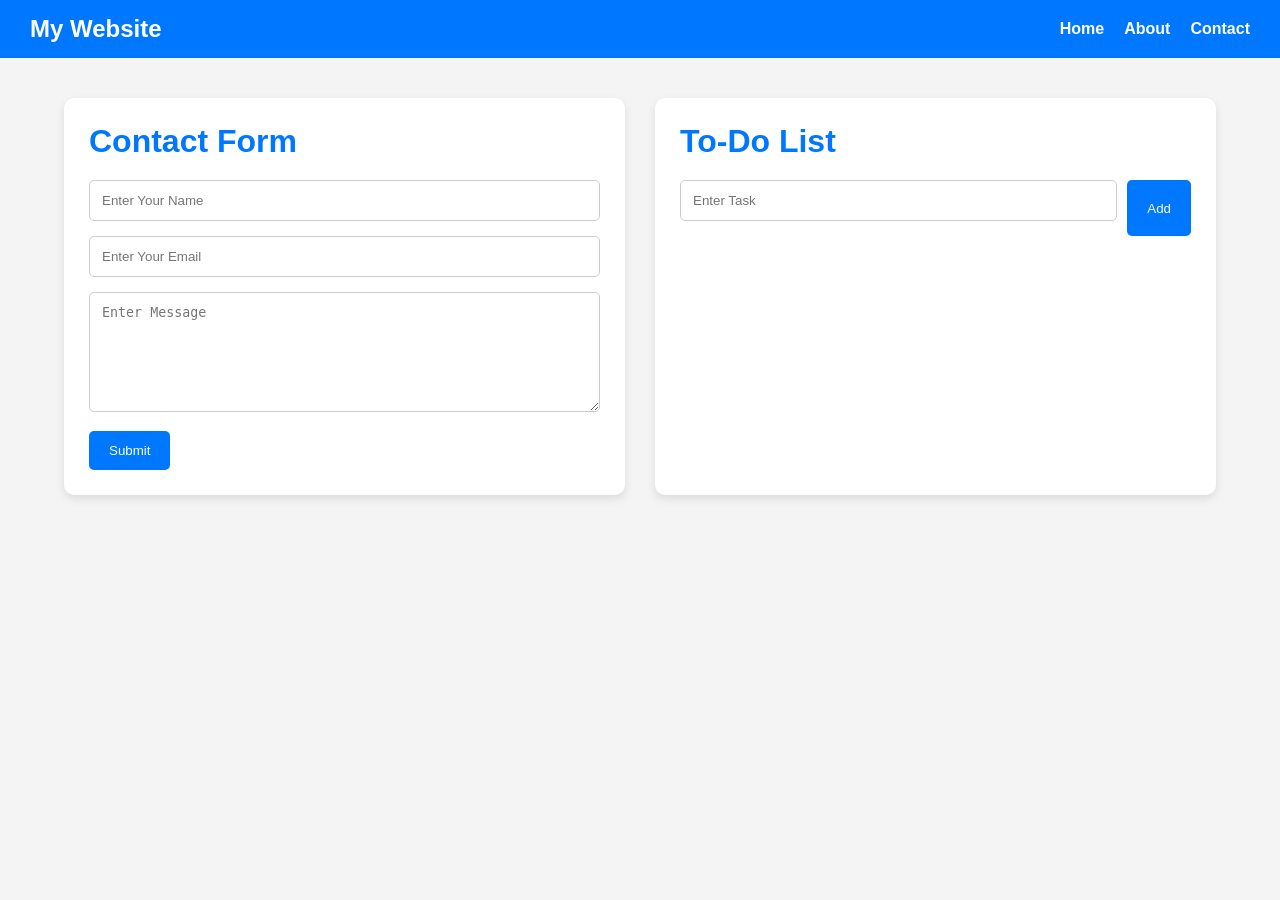
<file: Task 2/index.html>
<!DOCTYPE html>
<html lang="en">
<head>
    <meta charset="UTF-8">
    <meta name="viewport" content="width=device-width, initial-scale=1.0">
    <title>Task 2 Project</title>

    <link rel="stylesheet" href="style.css">
</head>
<body>

    <!-- Navbar -->
    <nav class="navbar">
        <h2>My Website</h2>

        <ul class="nav-links">
            <li><a href="#">Home</a></li>
            <li><a href="#">About</a></li>
            <li><a href="#">Contact</a></li>
        </ul>
    </nav>

    <!-- Main Container -->
    <div class="container">

        <!-- Contact Form -->
        <div class="form-section">
            <h1>Contact Form</h1>

            <form id="contactForm">

                <input type="text" id="name" placeholder="Enter Your Name">

                <input type="email" id="email" placeholder="Enter Your Email">

                <textarea id="message" placeholder="Enter Message"></textarea>

                <button type="submit">Submit</button>

            </form>

            <p id="formMessage"></p>
        </div>

        <!-- To Do List -->
        <div class="todo-section">

            <h1>To-Do List</h1>

            <div class="todo-input">

                <input type="text" id="taskInput" placeholder="Enter Task">

                <button onclick="addTask()">Add</button>

            </div>

            <ul id="taskList"></ul>

        </div>

    </div>

    <script src="script.js"></script>

</body>
</html>
</file>
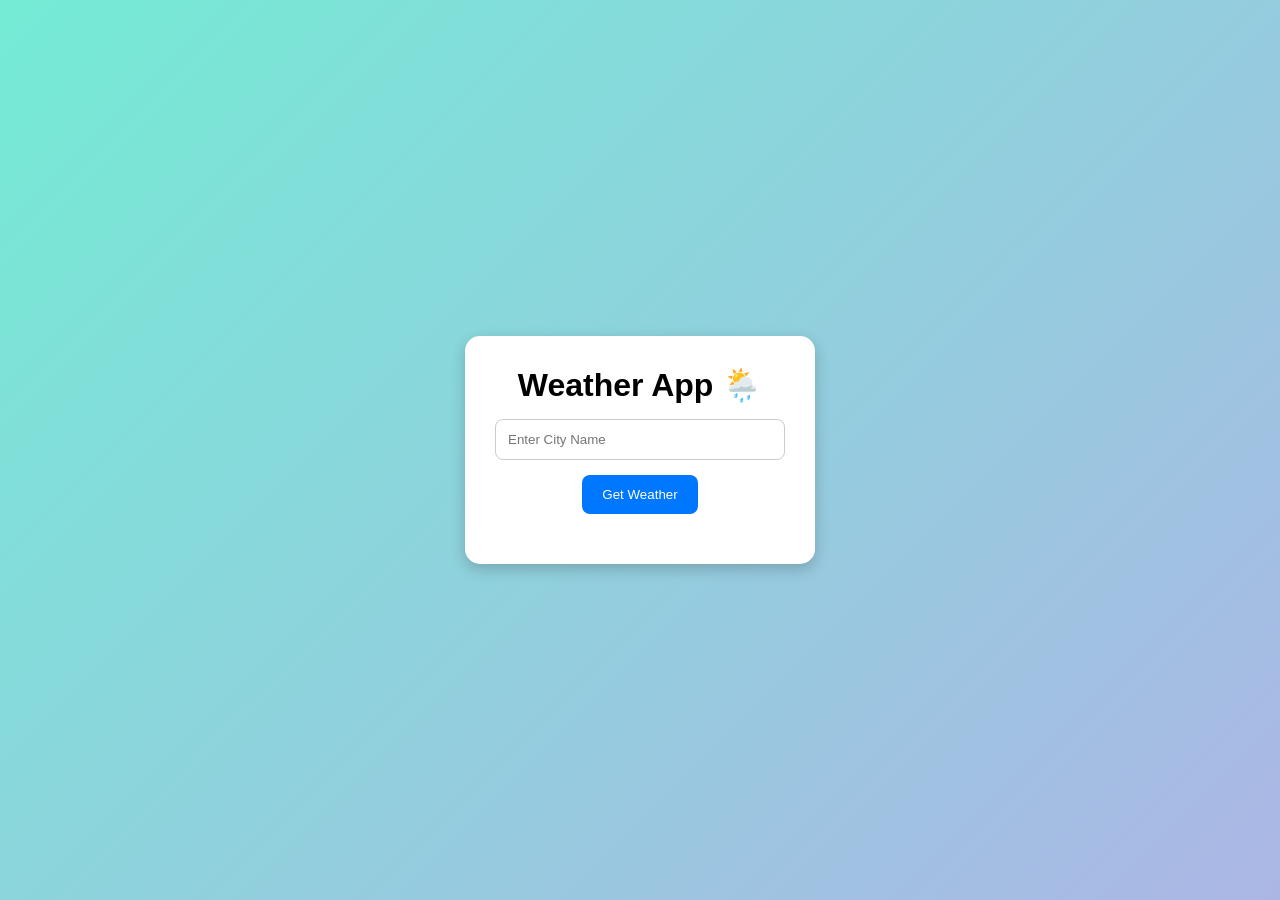
<file: Task3/index.html>
<!DOCTYPE html>
<html lang="en">
<head>
    <meta charset="UTF-8">
    <meta name="viewport" content="width=device-width, initial-scale=1.0">
    <title>Weather App</title>
    <link rel="stylesheet" href="style.css">
</head>
<body>

    <div class="weather-container">
        <h1>Weather App 🌦️</h1> 

        <input type="text" id="city" placeholder="Enter City Name">

        <button onclick="getWeather()">Get Weather</button>

        <div id="weatherResult"></div>
    </div>

    <script src="script.js"></script>

</body>
</html>
</file>
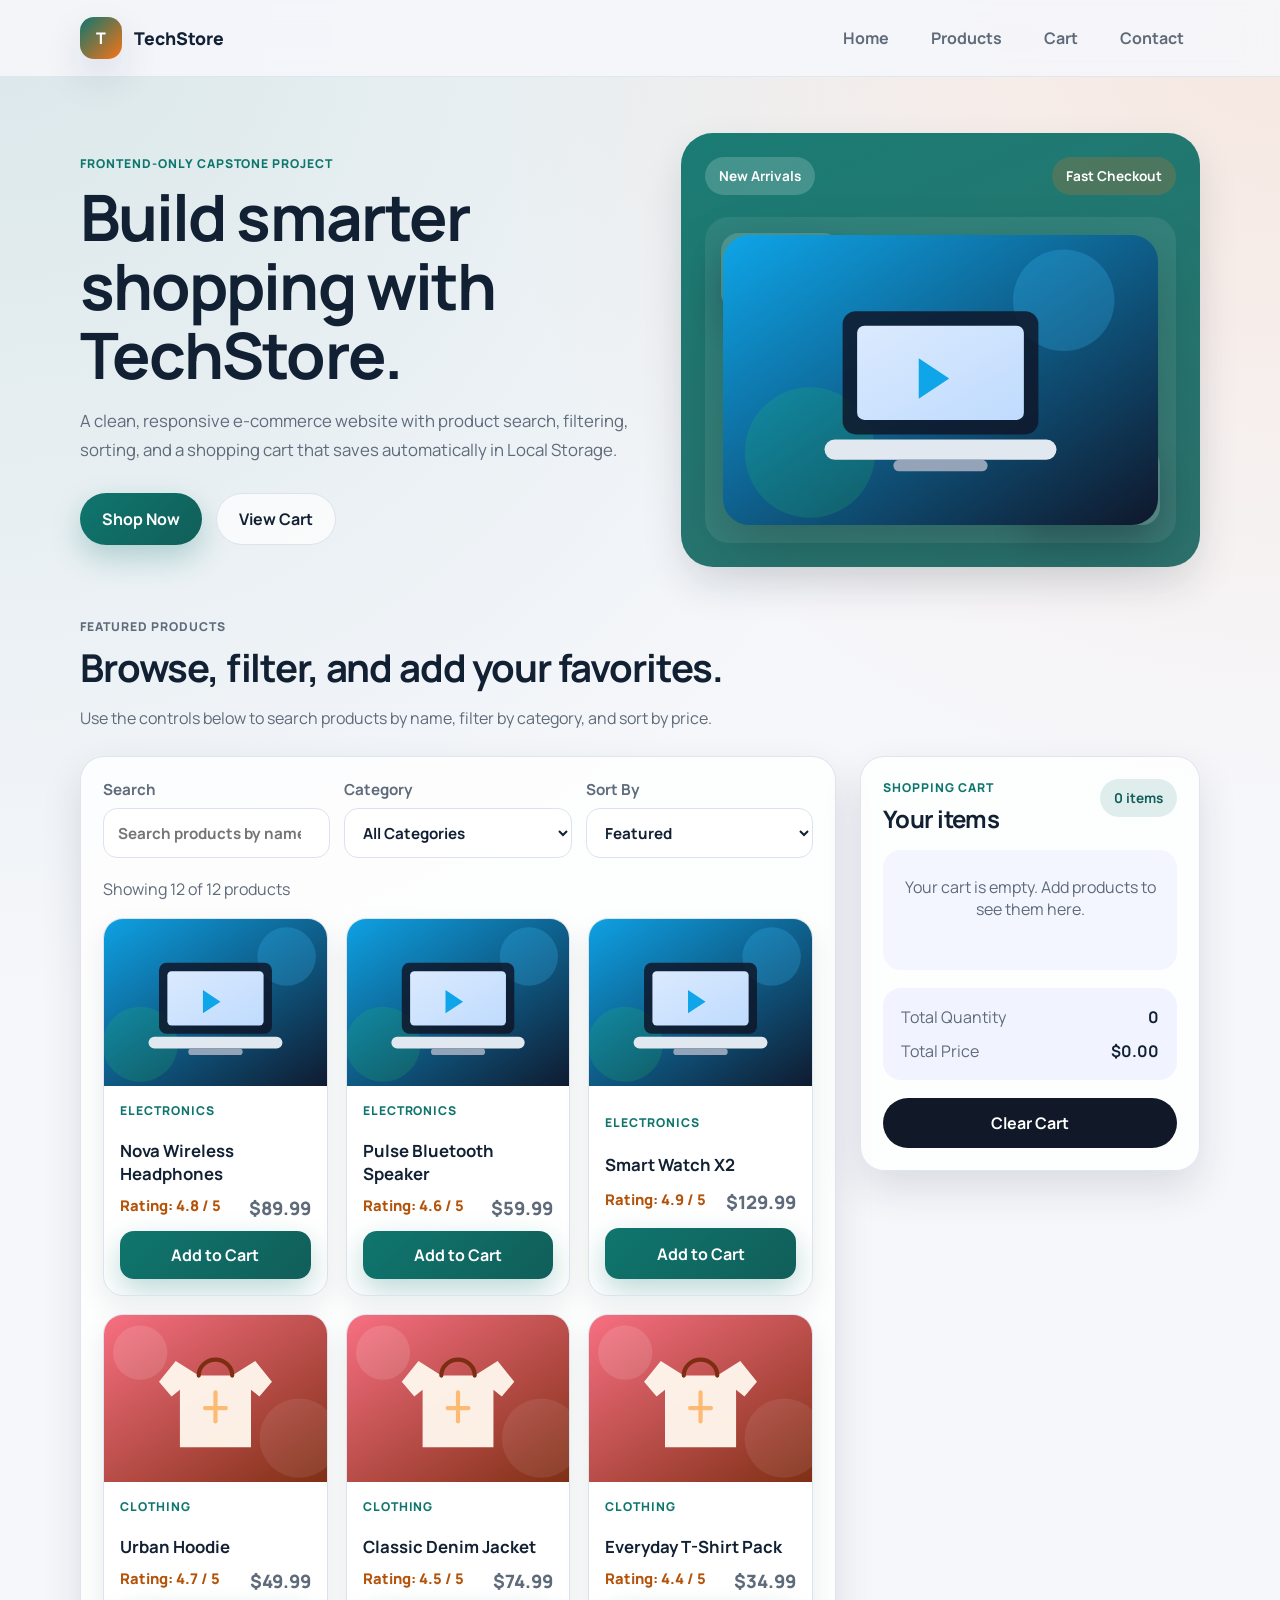
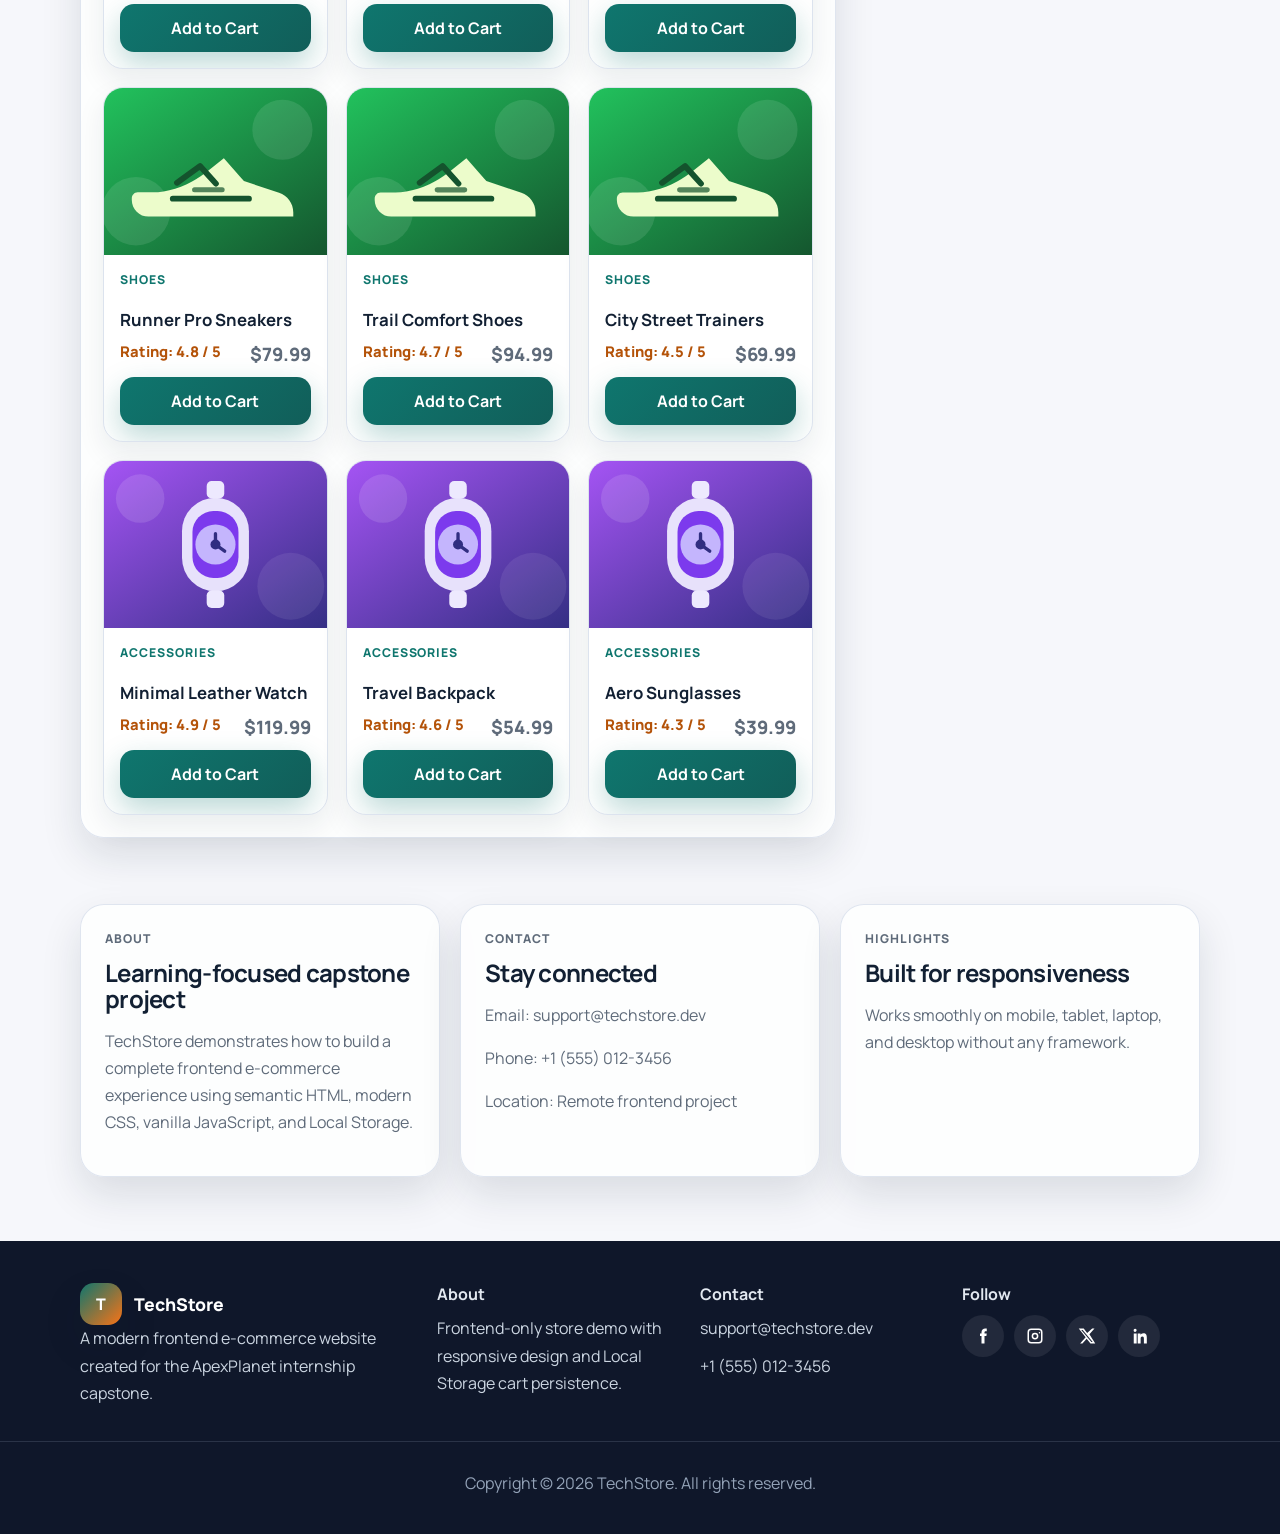
<file: Task5/index.html>
<!DOCTYPE html>
<html lang="en">
<head>
	<meta charset="UTF-8">
	<meta name="viewport" content="width=device-width, initial-scale=1.0">
	<title>TechStore - E-Commerce Website</title>
	<meta name="description" content="TechStore is a frontend-only e-commerce website built with HTML, CSS, JavaScript, and Local Storage.">
	<link rel="preconnect" href="https://fonts.googleapis.com">
	<link rel="preconnect" href="https://fonts.gstatic.com" crossorigin>
	<link href="https://fonts.googleapis.com/css2?family=Manrope:wght@400;500;600;700;800&display=swap" rel="stylesheet">
	<link rel="stylesheet" href="style.css">
	<script src="script.js" defer></script>
</head>
<body>
	<header class="site-header">
		<div class="container nav-bar">
			<a class="logo" href="#home" aria-label="TechStore home">
				<span class="logo-mark">T</span>
				<span class="logo-text">TechStore</span>
			</a>

			<button class="menu-toggle" id="menuToggle" aria-label="Open menu" aria-controls="siteNav" aria-expanded="false">
				<span></span>
				<span></span>
				<span></span>
			</button>

			<nav class="site-nav" id="siteNav">
				<ul>
					<li><a href="#home">Home</a></li>
					<li><a href="#products">Products</a></li>
					<li><a href="#cart">Cart</a></li>
					<li><a href="#contact">Contact</a></li>
				</ul>
			</nav>
		</div>
	</header>

	<main>
		<section class="hero" id="home">
			<div class="container hero-grid">
				<div class="hero-content">
					<p class="eyebrow">Frontend-only capstone project</p>
					<h1>Build smarter shopping with TechStore.</h1>
					<p class="hero-copy">
						A clean, responsive e-commerce website with product search, filtering, sorting,
						and a shopping cart that saves automatically in Local Storage.
					</p>
					<div class="hero-actions">
						<a class="btn btn-primary" href="#products">Shop Now</a>
						<a class="btn btn-secondary" href="#cart">View Cart</a>
					</div>
				</div>

				<div class="hero-card" aria-hidden="true">
					<div class="hero-card-top">
						<span class="hero-badge">New Arrivals</span>
						<span class="hero-chip">Fast Checkout</span>
					</div>
					<div class="hero-product-visual">
						<div class="floating-card floating-card-one">
							<strong>12+</strong>
							<span>Products</span>
						</div>
						<div class="floating-card floating-card-two">
							<strong>4.8/5</strong>
							<span>Average rating</span>
						</div>
						<img src="images/electronics.svg" alt="Electronics showcase" loading="eager" decoding="async">
					</div>
				</div>
			</div>
		</section>

		<section class="catalog-section" id="products">
			<div class="container">
				<div class="section-heading">
					<p class="eyebrow">Featured Products</p>
					<h2>Browse, filter, and add your favorites.</h2>
					<p>
						Use the controls below to search products by name, filter by category,
						and sort by price.
					</p>
				</div>

				<div class="catalog-layout">
					<div class="catalog-panel">
						<div class="controls" aria-label="Product filters">
							<label class="control-group">
								<span>Search</span>
								<input type="search" id="searchInput" placeholder="Search products by name">
							</label>

							<label class="control-group">
								<span>Category</span>
								<select id="categoryFilter">
									<option value="all">All Categories</option>
									<option value="Electronics">Electronics</option>
									<option value="Clothing">Clothing</option>
									<option value="Shoes">Shoes</option>
									<option value="Accessories">Accessories</option>
								</select>
							</label>

							<label class="control-group">
								<span>Sort By</span>
								<select id="sortBy">
									<option value="default">Featured</option>
									<option value="price-asc">Price Low to High</option>
									<option value="price-desc">Price High to Low</option>
								</select>
							</label>
						</div>

						<div class="results-meta">
							<p id="resultsCount">Showing products</p>
						</div>

						<div class="product-grid" id="productGrid" aria-live="polite"></div>
					</div>

					<aside class="cart-panel" id="cart">
						<div class="cart-header">
							<div>
								<p class="eyebrow">Shopping Cart</p>
								<h2>Your items</h2>
							</div>
							<span class="cart-badge" id="cartBadge">0 items</span>
						</div>

						<div class="cart-items" id="cartItems"></div>

						<div class="cart-summary">
							<div>
								<span>Total Quantity</span>
								<strong id="totalQuantity">0</strong>
							</div>
							<div>
								<span>Total Price</span>
								<strong id="totalPrice">$0.00</strong>
							</div>
						</div>

						<button class="btn btn-tertiary" id="clearCart" type="button">Clear Cart</button>
					</aside>
				</div>
			</div>
		</section>

		<section class="info-section" id="contact">
			<div class="container info-grid">
				<article class="info-card">
					<p class="eyebrow">About</p>
					<h2>Learning-focused capstone project</h2>
					<p>
						TechStore demonstrates how to build a complete frontend e-commerce experience using
						semantic HTML, modern CSS, vanilla JavaScript, and Local Storage.
					</p>
				</article>

				<article class="info-card">
					<p class="eyebrow">Contact</p>
					<h2>Stay connected</h2>
					<p>Email: support@techstore.dev</p>
					<p>Phone: +1 (555) 012-3456</p>
					<p>Location: Remote frontend project</p>
				</article>

				<article class="info-card">
					<p class="eyebrow">Highlights</p>
					<h2>Built for responsiveness</h2>
					<p>Works smoothly on mobile, tablet, laptop, and desktop without any framework.</p>
				</article>
			</div>
		</section>
	</main>

	<footer class="site-footer">
		<div class="container footer-grid">
			<div>
				<a class="logo footer-logo" href="#home">
					<span class="logo-mark">T</span>
					<span class="logo-text">TechStore</span>
				</a>
				<p>
					A modern frontend e-commerce website created for the ApexPlanet internship capstone.
				</p>
			</div>

			<div>
				<h3>About</h3>
				<p>Frontend-only store demo with responsive design and Local Storage cart persistence.</p>
			</div>

			<div>
				<h3>Contact</h3>
				<p>support@techstore.dev</p>
				<p>+1 (555) 012-3456</p>
			</div>

			<div>
				<h3>Follow</h3>
				<div class="social-links" aria-label="Social media links">
					<a href="#" aria-label="Facebook" title="Facebook">
						<svg viewBox="0 0 24 24" aria-hidden="true"><path d="M14 8.5V7c0-.83.67-1.5 1.5-1.5H17V2h-2c-2.76 0-5 2.24-5 5v1.5H8V12h2V22h4V12h2.5l.5-3.5H14z"/></svg>
					</a>
					<a href="#" aria-label="Instagram" title="Instagram">
						<svg viewBox="0 0 24 24" aria-hidden="true"><path d="M7 2h10a5 5 0 0 1 5 5v10a5 5 0 0 1-5 5H7a5 5 0 0 1-5-5V7a5 5 0 0 1 5-5zm0 2a3 3 0 0 0-3 3v10a3 3 0 0 0 3 3h10a3 3 0 0 0 3-3V7a3 3 0 0 0-3-3H7zm5 3.5A4.5 4.5 0 1 1 7.5 12 4.5 4.5 0 0 1 12 7.5zm0 2A2.5 2.5 0 1 0 14.5 12 2.5 2.5 0 0 0 12 9.5zM18 6.5a1 1 0 1 1-1 1 1 1 0 0 1 1-1z"/></svg>
					</a>
					<a href="#" aria-label="X" title="X">
						<svg viewBox="0 0 24 24" aria-hidden="true"><path d="M18.9 2H22l-6.8 7.8L23 22h-6.4l-5-6.5L5.9 22H2.8l7.4-8.5L1 2h6.6l4.6 5.9L18.9 2zm-1.1 18h1.8L6.2 4H4.3l13.5 16z"/></svg>
					</a>
					<a href="#" aria-label="LinkedIn" title="LinkedIn">
						<svg viewBox="0 0 24 24" aria-hidden="true"><path d="M6.94 6.5A2.04 2.04 0 1 1 7 2.43a2.04 2.04 0 0 1-.06 4.07zM5 8.5h3.9V22H5V8.5zM10.3 8.5H14v1.85h.05c.52-.98 1.8-2.02 3.7-2.02 3.95 0 4.68 2.6 4.68 5.98V22h-3.9v-6.04c0-1.44-.03-3.3-2.02-3.3-2.03 0-2.34 1.58-2.34 3.2V22h-3.9V8.5z"/></svg>
					</a>
				</div>
			</div>
		</div>

		<div class="footer-bottom">
			<p>Copyright © 2026 TechStore. All rights reserved.</p>
		</div>
	</footer>
</body>
</html>
</file>
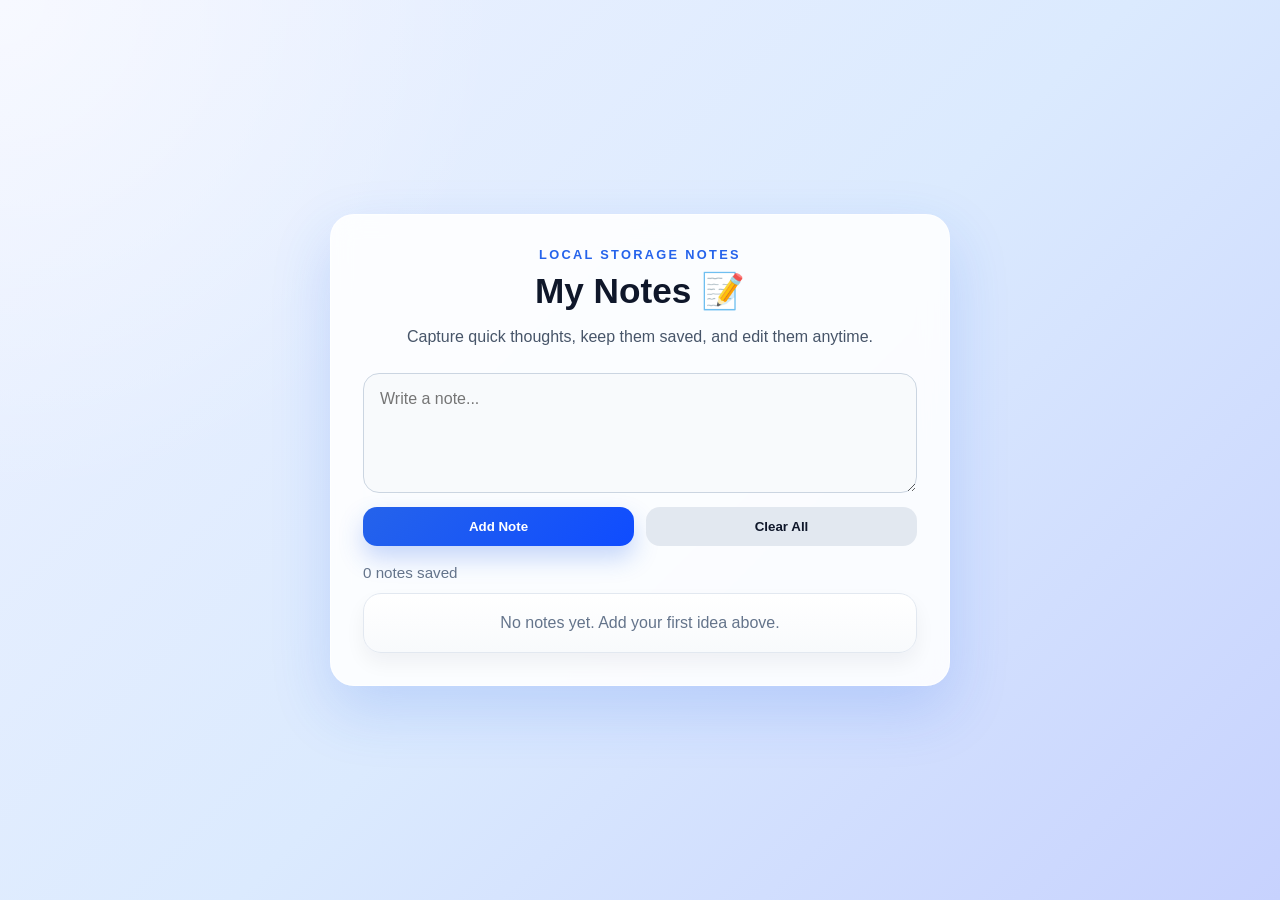
<file: Task4/Project2- Notes App/index.html>
<!DOCTYPE html>
<html>
<head>
    <meta charset="UTF-8">
    <meta name="viewport" content="width=device-width, initial-scale=1.0">
    <title>Notes App</title>
    <link rel="stylesheet" href="style.css">
</head>
<body>

    <main class="container">
        <section class="hero">
            <p class="eyebrow">Local Storage Notes</p>
            <h1>My Notes 📝</h1>
            <p class="subtitle">Capture quick thoughts, keep them saved, and edit them anytime.</p>
        </section>

        <section class="composer">
            <textarea
                id="noteInput"
                placeholder="Write a note..."
                rows="4"
            ></textarea>

            <div class="actions">
                <button onclick="addNote()" class="primary-btn">
                    Add Note
                </button>
                <button onclick="clearAllNotes()" class="secondary-btn">
                    Clear All
                </button>
            </div>
        </section>

        <div class="meta">
            <span id="notesCount">0 notes saved</span>
        </div>

        <ul id="notesList" class="notes-list"></ul>

    </main>

    <script src="script.js"></script>

</body>
</html>
</file>
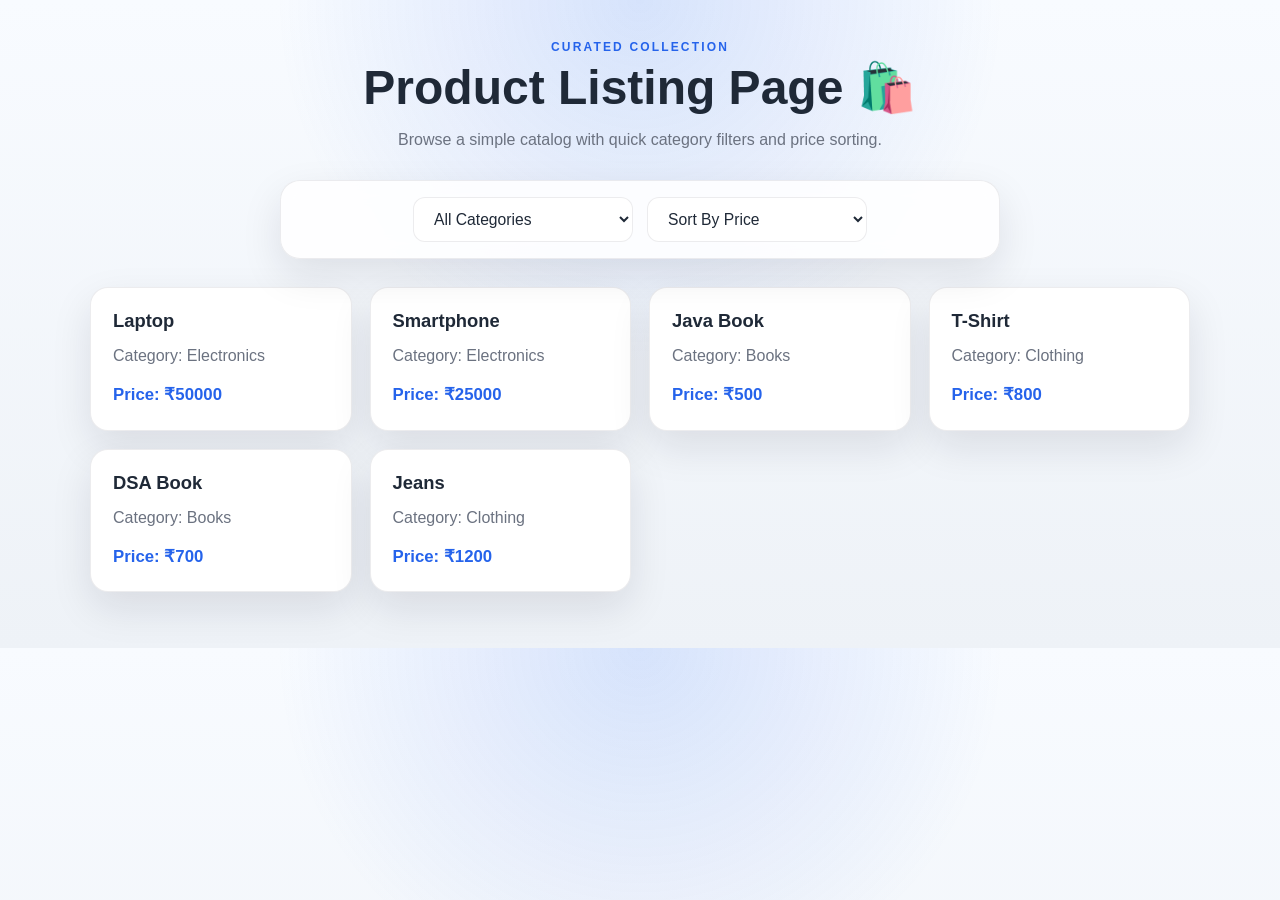
<file: Task4/Project3- Product Listing Page/index.html>
<!DOCTYPE html>
<html>
<head>
    <title>Product Listing</title>
    <link rel="stylesheet" href="style.css">
</head>
<body>

    <main class="page-shell">
        <header class="hero">
            <p class="eyebrow">Curated collection</p>
            <h1>Product Listing Page 🛍️</h1>
            <p class="subtitle">Browse a simple catalog with quick category filters and price sorting.</p>
        </header>

        <section class="controls" aria-label="Product filters">

            <select id="categoryFilter" onchange="filterProducts()" aria-label="Filter products by category">
                <option value="all">All Categories</option>
                <option value="Electronics">Electronics</option>
                <option value="Books">Books</option>
                <option value="Clothing">Clothing</option>
            </select>

            <select id="sortPrice" onchange="sortProducts()" aria-label="Sort products by price">
                <option value="default">Sort By Price</option>
                <option value="low">Low to High</option>
                <option value="high">High to Low</option>
            </select>

        </section>

        <div id="productContainer" class="product-grid"></div>
    </main>

    <script src="script.js"></script>

</body>
</html>
</file>
<file: Task 2/style.css>
* {
    margin: 0;
    padding: 0;
    box-sizing: border-box;
}

body {
    font-family: Arial, sans-serif;
    background: #f4f4f4;
}

/* Navbar */

.navbar {
    background: #0077ff;
    color: white;
    padding: 15px 30px;

    display: flex;
    justify-content: space-between;
    align-items: center;
}

.nav-links {
    display: flex;
    list-style: none;
}

.nav-links li {
    margin-left: 20px;
}

.nav-links a {
    color: white;
    text-decoration: none;
    font-weight: bold;
}

/* Main Layout */

.container {
    display: grid;
    grid-template-columns: 1fr 1fr;
    gap: 30px;

    width: 90%;
    margin: 40px auto;
}

/* Form Section */

.form-section,
.todo-section {
    background: white;
    padding: 25px;
    border-radius: 10px;

    box-shadow: 0 4px 10px rgba(0,0,0,0.1);
}

h1 {
    margin-bottom: 20px;
    color: #0077ff;
}

input,
textarea {
    width: 100%;
    padding: 12px;
    margin-bottom: 15px;

    border: 1px solid #ccc;
    border-radius: 5px;
}

textarea {
    height: 120px;
}

button {
    background: #0077ff;
    color: white;

    border: none;
    padding: 12px 20px;

    cursor: pointer;
    border-radius: 5px;
}

button:hover {
    background: #0056cc;
}

/* To Do List */

.todo-input {
    display: flex;
    gap: 10px;
}

#taskList {
    margin-top: 20px;
    list-style: none;
}

#taskList li {
    background: #e9ecef;
    padding: 10px;
    margin-bottom: 10px;

    display: flex;
    justify-content: space-between;
    align-items: center;

    border-radius: 5px;
}

.delete-btn {
    background: red;
    padding: 6px 10px;
}

/* Responsive Design */

@media (max-width: 768px) {

    .container {
        grid-template-columns: 1fr;
    }

    .navbar {
        flex-direction: column;
        gap: 10px;
    }

    .nav-links {
        flex-direction: column;
        text-align: center;
    }

    .nav-links li {
        margin: 10px 0;
    }

    .todo-input {
        flex-direction: column;
    }
}
</file>
<file: Task3/style.css>
*{
    margin:0;
    padding:0;
    box-sizing:border-box;
}

body{
    font-family:Arial,sans-serif;
    background:linear-gradient(135deg,#74ebd5,#ACB6E5);
    height:100vh;
    display:flex;
    justify-content:center;
    align-items:center;
}

.weather-container{
    background:white;
    padding:30px;
    border-radius:15px;
    text-align:center;
    width:350px;
    box-shadow:0 5px 15px rgba(0,0,0,0.2);
}

input{
    width:100%;
    padding:12px;
    margin:15px 0;
    border:1px solid #ccc;
    border-radius:8px;
}

button{
    background:#0077ff;
    color:white;
    border:none;
    padding:12px 20px;
    border-radius:8px;
    cursor:pointer;
}

button:hover{
    background:#0056cc;
}

#weatherResult{
    margin-top:20px;
}

@media(max-width:768px){

    .weather-container{
        width:90%;
    }
}
</file>
<file: Task5/style.css>
/* =============================
	 Global styles and variables
============================= */
:root {
	--bg: #f6f7fb;
	--surface: #ffffff;
	--surface-2: #eef2ff;
	--text: #122033;
	--muted: #5f6b7a;
	--brand: #0f766e;
	--brand-dark: #115e59;
	--accent: #f97316;
	--border: #dce3ee;
	--shadow: 0 18px 40px rgba(18, 32, 51, 0.12);
	--radius-lg: 24px;
	--radius-md: 18px;
	--radius-sm: 12px;
}

* {
	box-sizing: border-box;
}

html {
	scroll-behavior: smooth;
}

body {
	margin: 0;
	font-family: "Manrope", system-ui, sans-serif;
	color: var(--text);
	background:
		radial-gradient(circle at top left, rgba(15, 118, 110, 0.12), transparent 30%),
		radial-gradient(circle at top right, rgba(249, 115, 22, 0.12), transparent 24%),
		var(--bg);
}

img {
	max-width: 100%;
	display: block;
}

a {
	color: inherit;
	text-decoration: none;
}

button,
input,
select {
	font: inherit;
}

.container {
	width: min(1120px, calc(100% - 32px));
	margin: 0 auto;
}

.eyebrow {
	margin: 0 0 10px;
	color: var(--brand);
	font-weight: 800;
	letter-spacing: 0.08em;
	text-transform: uppercase;
	font-size: 0.76rem;
}

.btn {
	display: inline-flex;
	align-items: center;
	justify-content: center;
	gap: 10px;
	border: 0;
	border-radius: 999px;
	padding: 14px 22px;
	cursor: pointer;
	transition: transform 0.2s ease, background-color 0.2s ease, color 0.2s ease, box-shadow 0.2s ease;
	font-weight: 700;
}

.btn:hover {
	transform: translateY(-2px);
}

.btn-primary {
	background: linear-gradient(135deg, var(--brand), var(--brand-dark));
	color: #fff;
	box-shadow: 0 12px 30px rgba(15, 118, 110, 0.28);
}

.btn-secondary {
	background: rgba(255, 255, 255, 0.7);
	color: var(--text);
	border: 1px solid var(--border);
}

.btn-tertiary {
	width: 100%;
	background: #111827;
	color: #fff;
}

/* =============================
	 Header and navigation
============================= */
.site-header {
	position: sticky;
	top: 0;
	z-index: 20;
	background: rgba(246, 247, 251, 0.9);
	backdrop-filter: blur(14px);
	border-bottom: 1px solid rgba(220, 227, 238, 0.85);
}

.nav-bar {
	min-height: 76px;
	display: flex;
	align-items: center;
	justify-content: space-between;
	gap: 18px;
}

.logo {
	display: inline-flex;
	align-items: center;
	gap: 12px;
	font-weight: 800;
}

.logo-mark {
	width: 42px;
	height: 42px;
	border-radius: 14px;
	display: inline-grid;
	place-items: center;
	background: linear-gradient(135deg, var(--brand), var(--accent));
	color: #fff;
	box-shadow: var(--shadow);
}

.logo-text {
	font-size: 1.1rem;
}

.site-nav ul {
	list-style: none;
	display: flex;
	align-items: center;
	gap: 10px;
	margin: 0;
	padding: 0;
}

.site-nav a {
	display: inline-flex;
	align-items: center;
	justify-content: center;
	min-height: 44px;
	padding: 0 16px;
	border-radius: 999px;
	color: var(--muted);
	font-weight: 700;
	transition: background-color 0.2s ease, color 0.2s ease;
}

.site-nav a:hover,
.site-nav a:focus-visible {
	background: rgba(15, 118, 110, 0.12);
	color: var(--brand-dark);
}

.menu-toggle {
	display: none;
	width: 48px;
	height: 48px;
	padding: 0;
	border: 1px solid var(--border);
	background: var(--surface);
	border-radius: 14px;
	cursor: pointer;
}

.menu-toggle span {
	display: block;
	width: 20px;
	height: 2px;
	margin: 4px auto;
	background: var(--text);
	border-radius: 999px;
}

/* =============================
	 Hero section
============================= */
.hero {
	padding: 56px 0 28px;
}

.hero-grid {
	display: grid;
	grid-template-columns: 1.05fr 0.95fr;
	gap: 28px;
	align-items: center;
}

.hero-content h1,
.section-heading h2,
.info-card h2,
.cart-header h2 {
	margin: 0;
	line-height: 1.08;
	letter-spacing: -0.03em;
}

.hero-content h1 {
	font-size: clamp(2.5rem, 5vw, 4.6rem);
	max-width: 11ch;
}

.hero-copy {
	max-width: 60ch;
	color: var(--muted);
	font-size: 1.05rem;
	line-height: 1.75;
}

.hero-actions {
	display: flex;
	flex-wrap: wrap;
	gap: 14px;
	margin-top: 28px;
}

.hero-card {
	padding: 24px;
	border-radius: 32px;
	background: linear-gradient(160deg, rgba(15, 118, 110, 0.95), rgba(17, 94, 89, 0.88));
	color: #fff;
	box-shadow: var(--shadow);
}

.hero-card-top {
	display: flex;
	justify-content: space-between;
	gap: 10px;
	margin-bottom: 22px;
}

.hero-badge,
.hero-chip,
.cart-badge {
	display: inline-flex;
	align-items: center;
	justify-content: center;
	border-radius: 999px;
	padding: 10px 14px;
	font-size: 0.85rem;
	font-weight: 700;
}

.hero-badge {
	background: rgba(255, 255, 255, 0.18);
}

.hero-chip {
	background: rgba(249, 115, 22, 0.2);
}

.hero-product-visual {
	position: relative;
	padding: 18px;
	border-radius: 24px;
	background: rgba(255, 255, 255, 0.08);
}

.hero-product-visual img {
	width: 100%;
	height: auto;
	filter: drop-shadow(0 20px 28px rgba(0, 0, 0, 0.2));
}

.floating-card {
	position: absolute;
	display: grid;
	gap: 2px;
	min-width: 120px;
	padding: 14px 16px;
	border-radius: 18px;
	background: rgba(255, 255, 255, 0.16);
	backdrop-filter: blur(12px);
	box-shadow: 0 16px 32px rgba(15, 23, 42, 0.18);
}

.floating-card strong {
	font-size: 1.2rem;
}

.floating-card-one {
	top: 16px;
	left: 16px;
}

.floating-card-two {
	right: 16px;
	bottom: 18px;
}

/* =============================
	 Catalog section
============================= */
.catalog-section {
	padding: 22px 0 56px;
}

.section-heading {
	margin-bottom: 24px;
}

.section-heading h2 {
	font-size: clamp(1.8rem, 3vw, 2.6rem);
}

.section-heading p {
	max-width: 65ch;
	color: var(--muted);
	line-height: 1.7;
}

.catalog-layout {
	display: grid;
	grid-template-columns: minmax(0, 1fr) 340px;
	gap: 24px;
	align-items: start;
}

.catalog-panel,
.cart-panel,
.info-card {
	background: rgba(255, 255, 255, 0.8);
	border: 1px solid rgba(220, 227, 238, 0.9);
	border-radius: var(--radius-lg);
	box-shadow: var(--shadow);
}

.catalog-panel {
	padding: 22px;
}

.controls {
	display: grid;
	grid-template-columns: repeat(3, minmax(0, 1fr));
	gap: 14px;
}

.control-group {
	display: grid;
	gap: 8px;
	color: var(--muted);
	font-size: 0.95rem;
	font-weight: 700;
}

.control-group input,
.control-group select {
	width: 100%;
	min-height: 50px;
	border: 1px solid var(--border);
	border-radius: 14px;
	padding: 0 14px;
	background: #fff;
	color: var(--text);
	outline: none;
}

.control-group input:focus,
.control-group select:focus {
	border-color: rgba(15, 118, 110, 0.45);
	box-shadow: 0 0 0 4px rgba(15, 118, 110, 0.1);
}

.results-meta {
	display: flex;
	justify-content: space-between;
	align-items: center;
	gap: 10px;
	margin: 20px 0 18px;
	color: var(--muted);
}

.results-meta p {
	margin: 0;
}

.product-grid {
	display: grid;
	grid-template-columns: repeat(3, minmax(0, 1fr));
	gap: 18px;
}

.product-card {
	overflow: hidden;
	border-radius: 20px;
	border: 1px solid var(--border);
	background: var(--surface);
	box-shadow: 0 12px 28px rgba(18, 32, 51, 0.08);
	display: grid;
}

.product-media {
	position: relative;
	aspect-ratio: 4 / 3;
	overflow: hidden;
}

.product-media img {
	width: 100%;
	height: 100%;
	object-fit: cover;
}

.product-body {
	display: grid;
	gap: 10px;
	padding: 16px;
}

.product-name {
	margin: 0;
	font-size: 1.05rem;
}

.product-meta {
	display: flex;
	justify-content: space-between;
	gap: 10px;
	color: var(--muted);
	font-size: 0.92rem;
}

.product-rating {
	color: #b45309;
	font-weight: 800;
}

.product-price {
	font-size: 1.15rem;
	font-weight: 800;
}

.product-body .btn-primary {
	width: 100%;
	border-radius: 14px;
	padding: 13px 18px;
}

.empty-state {
	grid-column: 1 / -1;
	padding: 42px 20px;
	text-align: center;
	color: var(--muted);
	background: rgba(255, 255, 255, 0.65);
	border: 1px dashed var(--border);
	border-radius: 20px;
}

/* =============================
	 Cart section
============================= */
.cart-panel {
	position: sticky;
	top: 92px;
	padding: 22px;
}

.cart-header {
	display: flex;
	justify-content: space-between;
	align-items: start;
	gap: 14px;
	margin-bottom: 18px;
}

.cart-badge {
	background: rgba(15, 118, 110, 0.12);
	color: var(--brand-dark);
}

.cart-items {
	display: grid;
	gap: 14px;
	min-height: 120px;
}

.cart-empty {
	margin: 0;
	padding: 26px 18px;
	border-radius: 18px;
	background: rgba(238, 242, 255, 0.65);
	color: var(--muted);
	text-align: center;
}

.cart-item {
	display: grid;
	grid-template-columns: 74px 1fr;
	gap: 12px;
	padding: 12px;
	border: 1px solid var(--border);
	border-radius: 18px;
	background: #fff;
}

.cart-item img {
	width: 74px;
	height: 74px;
	border-radius: 14px;
	object-fit: cover;
}

.cart-item h3 {
	margin: 0 0 4px;
	font-size: 0.98rem;
}

.cart-item p {
	margin: 0;
	color: var(--muted);
	font-size: 0.9rem;
}

.cart-item-row {
	display: flex;
	align-items: center;
	justify-content: space-between;
	gap: 10px;
	margin-top: 10px;
}

.quantity-controls {
	display: inline-flex;
	align-items: center;
	gap: 6px;
	border-radius: 999px;
	padding: 4px;
	background: var(--surface-2);
}

.quantity-controls button,
.remove-button {
	border: 0;
	cursor: pointer;
}

.quantity-controls button {
	width: 30px;
	height: 30px;
	border-radius: 50%;
	background: #fff;
	color: var(--text);
	font-weight: 800;
}

.quantity-controls span {
	min-width: 22px;
	text-align: center;
	font-weight: 800;
}

.remove-button {
	color: #b91c1c;
	background: transparent;
	font-weight: 700;
}

.cart-summary {
	display: grid;
	gap: 12px;
	margin: 18px 0;
	padding: 18px;
	border-radius: 18px;
	background: rgba(238, 242, 255, 0.8);
}

.cart-summary div {
	display: flex;
	justify-content: space-between;
	gap: 10px;
}

.cart-summary span {
	color: var(--muted);
}

/* =============================
	 Info and footer
============================= */
.info-section {
	padding: 10px 0 64px;
}

.info-grid {
	display: grid;
	grid-template-columns: repeat(3, minmax(0, 1fr));
	gap: 20px;
}

.info-card {
	padding: 24px;
}

.info-card p {
	color: var(--muted);
	line-height: 1.7;
}

.site-footer {
	background: #0f172a;
	color: #e2e8f0;
}

.footer-grid {
	padding: 42px 0 24px;
	display: grid;
	grid-template-columns: 1.4fr 1fr 1fr 1fr;
	gap: 24px;
}

.footer-grid h3 {
	margin: 0 0 10px;
	font-size: 1rem;
}

.footer-grid p {
	margin: 0 0 10px;
	color: #cbd5e1;
	line-height: 1.7;
}

.footer-logo .logo-text {
	color: #fff;
}

.social-links {
	display: flex;
	gap: 10px;
	flex-wrap: wrap;
}

.social-links a {
	width: 42px;
	height: 42px;
	display: inline-grid;
	place-items: center;
	border-radius: 50%;
	background: rgba(255, 255, 255, 0.08);
	color: #fff;
	transition: transform 0.2s ease, background-color 0.2s ease;
}

.social-links a:hover {
	transform: translateY(-2px);
	background: rgba(255, 255, 255, 0.14);
}

.social-links svg {
	width: 18px;
	height: 18px;
	fill: currentColor;
}

.footer-bottom {
	border-top: 1px solid rgba(148, 163, 184, 0.2);
	padding: 14px 0 24px;
	text-align: center;
	color: #94a3b8;
}

/* =============================
	 Responsive layout
============================= */
@media (max-width: 1080px) {
	.hero-grid,
	.catalog-layout,
	.footer-grid {
		grid-template-columns: 1fr;
	}

	.cart-panel {
		position: static;
	}

	.product-grid {
		grid-template-columns: repeat(2, minmax(0, 1fr));
	}

	.controls,
	.info-grid {
		grid-template-columns: 1fr;
	}
}

@media (max-width: 780px) {
	.menu-toggle {
		display: inline-block;
	}

	.site-nav {
		position: absolute;
		top: 76px;
		left: 16px;
		right: 16px;
		padding: 14px;
		border-radius: 18px;
		background: rgba(255, 255, 255, 0.98);
		border: 1px solid var(--border);
		box-shadow: var(--shadow);
		opacity: 0;
		pointer-events: none;
		transform: translateY(-8px);
		transition: opacity 0.2s ease, transform 0.2s ease;
	}

	.site-nav.is-open {
		opacity: 1;
		pointer-events: auto;
		transform: translateY(0);
	}

	.site-nav ul {
		flex-direction: column;
		align-items: stretch;
	}

	.site-nav a {
		justify-content: flex-start;
	}

	.hero {
		padding-top: 34px;
	}

	.hero-content h1 {
		max-width: none;
	}

	.product-grid {
		grid-template-columns: 1fr;
	}
}

@media (max-width: 520px) {
	.container {
		width: min(100% - 20px, 1120px);
	}

	.catalog-panel,
	.cart-panel,
	.info-card {
		padding: 18px;
	}

	.hero-card {
		padding: 18px;
	}

	.floating-card {
		min-width: 98px;
		padding: 10px 12px;
		font-size: 0.88rem;
	}

	.floating-card-one {
		top: 12px;
		left: 12px;
	}

	.floating-card-two {
		right: 12px;
		bottom: 12px;
	}

	.cart-item {
		grid-template-columns: 1fr;
	}

	.cart-item img {
		width: 100%;
		height: 180px;
	}
}
</file>
<file: Task4/Project2- Notes App/style.css>
*{
    box-sizing:border-box;
}

body{
    margin:0;
    font-family: "Segoe UI", Arial, sans-serif;
    background:
        radial-gradient(circle at top left, rgba(255,255,255,0.55), transparent 32%),
        linear-gradient(135deg, #eef2ff 0%, #dbeafe 52%, #c7d2fe 100%);

    display:flex;
    justify-content:center;
    align-items:center;

    min-height:100vh;
    padding:24px;
}

.container{
    width:min(100%, 620px);
    background:rgba(255,255,255,0.88);
    backdrop-filter: blur(14px);
    padding:32px;
    border-radius:24px;

    box-shadow:0 24px 60px rgba(37, 99, 235, 0.18);
    border:1px solid rgba(255,255,255,0.65);
}

.hero{
    text-align:center;
    margin-bottom:24px;
}

.eyebrow{
    margin:0 0 8px;
    font-size:0.8rem;
    font-weight:700;
    letter-spacing:0.18em;
    text-transform:uppercase;
    color:#2563eb;
}

h1{
    margin:0;
    text-align:center;
    font-size:2.2rem;
    color:#0f172a;
}

.subtitle{
    margin:12px auto 0;
    max-width:480px;
    text-align:center;
    color:#475569;
    line-height:1.6;
}

.composer{
    display:grid;
    gap:14px;
}

textarea{
    width:100%;
    resize:vertical;
    min-height:120px;
    padding:16px;
    border-radius:16px;
    border:1px solid #cbd5e1;
    background:#f8fafc;
    font:inherit;
    color:#0f172a;
    outline:none;
    transition:border-color 0.2s ease, box-shadow 0.2s ease, transform 0.2s ease;
}

textarea:focus{
    border-color:#2563eb;
    box-shadow:0 0 0 4px rgba(37,99,235,0.12);
}

.actions{
    display:flex;
    gap:12px;
    flex-wrap:wrap;
}

button{
    border:none;
    cursor:pointer;
    border-radius:14px;
    padding:12px 18px;
    font-weight:700;
    transition:transform 0.2s ease, box-shadow 0.2s ease, background 0.2s ease;
}

button:hover{
    transform:translateY(-1px);
}

.primary-btn{
    background:linear-gradient(135deg, #2563eb, #0f4cff);
    color:#fff;
    box-shadow:0 12px 24px rgba(37,99,235,0.25);
    flex:1;
}

.secondary-btn{
    background:#e2e8f0;
    color:#0f172a;
    flex:1;
}

.meta{
    display:flex;
    justify-content:space-between;
    align-items:center;
    margin:18px 0 12px;
    color:#64748b;
    font-size:0.95rem;
}

.notes-list{
    list-style:none;
    padding:0;
    margin:0;
    display:grid;
    gap:12px;
}

.notes-list li{
    background:linear-gradient(180deg, #ffffff 0%, #f8fafc 100%);
    border:1px solid #e2e8f0;
    padding:16px;
    border-radius:18px;
    display:flex;
    gap:14px;
    justify-content:space-between;
    align-items:flex-start;
    box-shadow:0 10px 20px rgba(15,23,42,0.05);
}

.note-text{
    flex:1;
    color:#0f172a;
    line-height:1.6;
    word-break:break-word;
    white-space:pre-wrap;
}

.note-actions{
    display:flex;
    gap:8px;
    flex-shrink:0;
}

.edit-btn,
.delete-btn{
    padding:10px 14px;
    font-size:0.92rem;
}

.edit-btn{
    background:#dbeafe;
    color:#1d4ed8;
}

.delete-btn{
    background:#fee2e2;
    color:#b91c1c;
}

.empty-state{
    justify-content:center !important;
    text-align:center;
    color:#64748b;
    padding:20px !important;
}

input{
    width:100%;
    padding:10px;
    margin:15px 0;
}

@media (max-width: 640px){
    .container{
        padding:22px;
        border-radius:20px;
    }

    h1{
        font-size:1.8rem;
    }

    .notes-list li{
        flex-direction:column;
    }

    .note-actions,
    .actions{
        width:100%;
    }

    .edit-btn,
    .delete-btn,
    .primary-btn,
    .secondary-btn{
        width:100%;
    }
}
</file>
<file: Task4/Project3- Product Listing Page/style.css>
:root{
    --bg: #eef2f7;
    --surface: rgba(255,255,255,0.86);
    --surface-strong: #ffffff;
    --text: #1f2937;
    --muted: #6b7280;
    --accent: #2563eb;
    --accent-soft: rgba(37,99,235,0.12);
    --border: rgba(15,23,42,0.08);
    --shadow: 0 16px 40px rgba(15,23,42,0.10);
}

*{
    box-sizing:border-box;
}

body{
    margin:0;
    padding:40px 20px 56px;
    font-family:Arial,sans-serif;
    color:var(--text);
    background:
        radial-gradient(circle at top, rgba(37,99,235,0.16), transparent 40%),
        linear-gradient(180deg, #f8fbff 0%, var(--bg) 100%);
}

.page-shell{
    width:min(1100px, 100%);
    margin:0 auto;
}

.hero{
    text-align:center;
    margin-bottom:28px;
}

.eyebrow{
    margin:0 0 8px;
    text-transform:uppercase;
    letter-spacing:0.18em;
    font-size:0.75rem;
    font-weight:700;
    color:var(--accent);
}

h1{
    margin:0;
    font-size:clamp(2rem, 4vw, 3rem);
    line-height:1.1;
}

.subtitle{
    max-width:620px;
    margin:12px auto 0;
    color:var(--muted);
    font-size:1rem;
    line-height:1.6;
}

.controls{
    display:flex;
    justify-content:center;
    flex-wrap:wrap;
    gap:14px;
    margin:0 auto 28px;
    padding:16px;
    width:min(720px, 100%);
    background:var(--surface);
    border:1px solid var(--border);
    border-radius:20px;
    box-shadow:var(--shadow);
    backdrop-filter:blur(10px);
}

select{
    min-width:220px;
    padding:12px 16px;
    border:1px solid var(--border);
    border-radius:12px;
    background:var(--surface-strong);
    color:var(--text);
    font-size:0.98rem;
    box-shadow:0 1px 0 rgba(255,255,255,0.6) inset;
    outline:none;
    transition:border-color 0.2s ease, box-shadow 0.2s ease, transform 0.2s ease;
}

select:hover,
select:focus{
    border-color:rgba(37,99,235,0.45);
    box-shadow:0 0 0 4px var(--accent-soft);
    transform:translateY(-1px);
}

.product-grid{
    display:grid;
    grid-template-columns:repeat(auto-fit,minmax(230px,1fr));
    gap:18px;
}

.product-card{
    background:var(--surface-strong);
    padding:22px;
    border:1px solid var(--border);
    border-radius:18px;
    text-align:left;
    box-shadow:var(--shadow);
    transition:transform 0.2s ease, box-shadow 0.2s ease, border-color 0.2s ease;
}

.product-card:hover{
    transform:translateY(-4px);
    box-shadow:0 20px 44px rgba(15,23,42,0.14);
    border-color:rgba(37,99,235,0.18);
}

.product-card h3{
    margin:0 0 12px;
    font-size:1.15rem;
}

.product-card p{
    margin:8px 0 0;
    color:var(--muted);
    line-height:1.5;
}

.product-card p:last-child{
    margin-top:14px;
    color:var(--accent);
    font-weight:700;
    font-size:1.05rem;
}

@media(max-width:768px){

    body{
        padding:24px 16px 40px;
    }

    .controls{
        padding:14px;
    }

    select{
        width:100%;
        min-width:0;
    }
}
</file>
